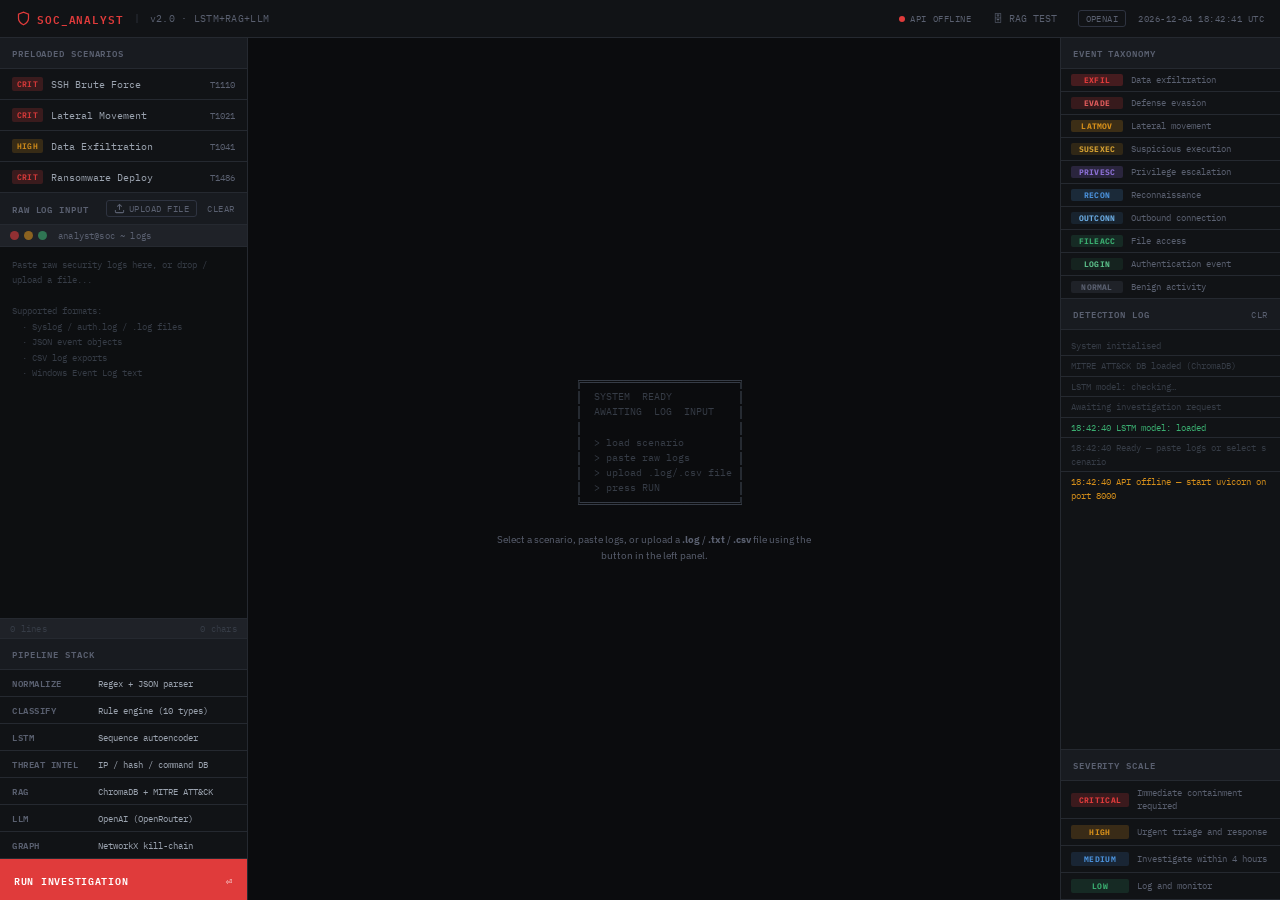
<file: frontend/index.html>
<!DOCTYPE html>
<html lang="en">

<head>
  <meta charset="UTF-8" />
  <meta name="viewport" content="width=device-width, initial-scale=1.0" />
  <title>SOC Analyst Terminal</title>
  <meta name="description"
    content="LLM-powered Security Operations Center analyst. AI-driven log investigation with MITRE ATT&CK and LSTM anomaly detection." />
  <link rel="preconnect" href="https://fonts.googleapis.com" />
  <link
    href="https://fonts.googleapis.com/css2?family=IBM+Plex+Mono:ital,wght@0,300;0,400;0,500;0,600;1,400&family=IBM+Plex+Sans:wght@300;400;500;600&display=swap"
    rel="stylesheet" />
  <link rel="stylesheet" href="style.css" />
</head>

<body>

  <!-- ── Top bar ───────────────────────────────────────────────────── -->
  <div class="topbar">
    <div class="topbar-left">
      <div class="topbar-logo">
        <svg width="15" height="15" viewBox="0 0 24 24" fill="none" stroke="currentColor" stroke-width="2">
          <path d="M12 22s8-4 8-10V5l-8-3-8 3v7c0 6 8 10 8 10z" />
        </svg>
        <span>SOC_ANALYST</span>
      </div>
      <span class="topbar-sep">|</span>
      <span class="topbar-version">v2.0 · LSTM+RAG+LLM</span>
    </div>
    <div class="topbar-right">
      <div class="status-chip" id="api-status">
        <span class="status-dot" id="status-dot"></span>
        <span id="status-text">API OFFLINE</span>
      </div>
      <a href="rag_test.html"
        style="font-family:'IBM Plex Mono',monospace;font-size:10px;color:var(--text-2);text-decoration:none;padding:3px 9px;border:1px solid var(--border);border-radius:4px;transition:all 0.2s;"
        onmouseover="this.style.color='var(--cyan)';this.style.borderColor='var(--cyan)'"
        onmouseout="this.style.color='var(--text-2)';this.style.borderColor='var(--border)'">🗄 RAG TEST</a>
      <div class="model-chip">OPENAI</div>
      <div class="clock" id="clock"></div>
    </div>
  </div>

  <!-- ── Main layout ──────────────────────────────────────────────── -->
  <div class="layout">

    <!-- LEFT COLUMN: Input + Config -->
    <aside class="col-left">

      <!-- Scenario picker -->
      <div class="module">
        <div class="module-header">
          <span class="module-label">PRELOADED SCENARIOS</span>
        </div>
        <div class="scenario-list">
          <button class="scenario-item" id="s-bruteforce" onclick="loadScenario('bruteforce')">
            <span class="scenario-tag tag-crit">CRIT</span>
            <span class="scenario-name">SSH Brute Force</span>
            <span class="scenario-mitre">T1110</span>
          </button>
          <button class="scenario-item" id="s-lateral" onclick="loadScenario('lateral')">
            <span class="scenario-tag tag-crit">CRIT</span>
            <span class="scenario-name">Lateral Movement</span>
            <span class="scenario-mitre">T1021</span>
          </button>
          <button class="scenario-item" id="s-exfil" onclick="loadScenario('exfil')">
            <span class="scenario-tag tag-high">HIGH</span>
            <span class="scenario-name">Data Exfiltration</span>
            <span class="scenario-mitre">T1041</span>
          </button>
          <button class="scenario-item" id="s-ransomware" onclick="loadScenario('ransomware')">
            <span class="scenario-tag tag-crit">CRIT</span>
            <span class="scenario-name">Ransomware Deploy</span>
            <span class="scenario-mitre">T1486</span>
          </button>
        </div>
      </div>

      <!-- Log input -->
      <div class="module module-grow">
        <div class="module-header">
          <span class="module-label">RAW LOG INPUT</span>
          <div class="module-header-actions">
            <label class="upload-btn" for="file-input" title="Upload .log .txt .csv">
              <svg width="11" height="11" viewBox="0 0 24 24" fill="none" stroke="currentColor" stroke-width="2.2">
                <path d="M21 15v4a2 2 0 01-2 2H5a2 2 0 01-2-2v-4" />
                <polyline points="17 8 12 3 7 8" />
                <line x1="12" y1="3" x2="12" y2="15" />
              </svg>
              UPLOAD FILE
            </label>
            <input type="file" id="file-input" accept=".log,.txt,.csv,.json" style="display:none"
              onchange="handleFileUpload(event)" />
            <button class="link-btn" onclick="clearInput()" id="clear-btn">CLEAR</button>
          </div>
        </div>
        <!-- Drag-and-drop overlay -->
        <div class="drop-zone" id="drop-zone">
          <div class="drop-inner">
            <svg width="22" height="22" viewBox="0 0 24 24" fill="none" stroke="currentColor" stroke-width="1.5">
              <path d="M21 15v4a2 2 0 01-2 2H5a2 2 0 01-2-2v-4" />
              <polyline points="17 8 12 3 7 8" />
              <line x1="12" y1="3" x2="12" y2="15" />
            </svg>
            <span>Drop file here</span>
            <small>.log · .txt · .csv · .json</small>
          </div>
        </div>
        <div class="terminal-wrap">
          <div class="terminal-chrome">
            <span class="t-dot t-red"></span>
            <span class="t-dot t-amber"></span>
            <span class="t-dot t-green"></span>
            <span class="t-prompt">analyst@soc ~ logs</span>
            <span class="t-filename" id="t-filename"></span>
          </div>
          <textarea id="log-input" class="terminal-input" spellcheck="false"
            placeholder="Paste raw security logs here, or drop / upload a file...&#10;&#10;Supported formats:&#10;  · Syslog / auth.log / .log files&#10;  · JSON event objects&#10;  · CSV log exports&#10;  · Windows Event Log text"></textarea>
          <div class="terminal-foot">
            <span id="line-count">0 lines</span>
            <span id="char-count">0 chars</span>
          </div>
        </div>
      </div>

      <!-- Stack info -->
      <div class="module">
        <div class="module-header">
          <span class="module-label">PIPELINE STACK</span>
        </div>
        <div class="stack-table">
          <div class="stack-row">
            <span class="stack-key">NORMALIZE</span>
            <span class="stack-val">Regex + JSON parser</span>
          </div>
          <div class="stack-row">
            <span class="stack-key">CLASSIFY</span>
            <span class="stack-val">Rule engine (10 types)</span>
          </div>
          <div class="stack-row">
            <span class="stack-key">LSTM</span>
            <span class="stack-val">Sequence autoencoder</span>
          </div>
          <div class="stack-row">
            <span class="stack-key">THREAT INTEL</span>
            <span class="stack-val">IP / hash / command DB</span>
          </div>
          <div class="stack-row">
            <span class="stack-key">RAG</span>
            <span class="stack-val">ChromaDB + MITRE ATT&CK</span>
          </div>
          <div class="stack-row">
            <span class="stack-key">LLM</span>
            <span class="stack-val">OpenAI (OpenRouter)</span>
          </div>
          <div class="stack-row">
            <span class="stack-key">GRAPH</span>
            <span class="stack-val">NetworkX kill-chain</span>
          </div>
        </div>
      </div>

      <!-- Run button -->
      <button class="run-btn" id="run-btn" onclick="investigate()">
        <span id="run-label">RUN INVESTIGATION</span>
        <span class="run-kbd">⏎</span>
      </button>

    </aside>

    <!-- CENTER COLUMN: Output / Report -->
    <main class="col-center">

      <!-- Empty state -->
      <div class="empty-state" id="empty-state">
        <div class="empty-ascii">
          <pre class="ascii-art">
  ╔══════════════════════════╗
  ║  SYSTEM  READY           ║
  ║  AWAITING  LOG  INPUT    ║
  ║                          ║
  ║  &gt; load scenario         ║
  ║  &gt; paste raw logs        ║
  ║  &gt; upload .log/.csv file ║
  ║  &gt; press RUN             ║
  ╚══════════════════════════╝
</pre>
        </div>
        <p class="empty-hint">Select a scenario, paste logs, or upload a <strong>.log</strong> / <strong>.txt</strong> /
          <strong>.csv</strong> file using the button in the left panel.
        </p>
      </div>

      <!-- Loading state -->
      <div class="loading-state hidden" id="loading-state">
        <div class="loading-header">
          <div class="spinner-block">
            <div class="spinner"></div>
          </div>
          <div>
            <div class="loading-title">INVESTIGATION IN PROGRESS</div>
            <div class="loading-sub">Running 7-stage analysis pipeline…</div>
          </div>
        </div>
        <div class="pipeline-steps" id="pipeline-steps">
          <div class="pipe-step" id="ps-0"><span class="pipe-num">01</span><span class="pipe-label">Log
              normalization</span><span class="pipe-status"></span></div>
          <div class="pipe-step" id="ps-1"><span class="pipe-num">02</span><span class="pipe-label">Event
              extraction</span><span class="pipe-status"></span></div>
          <div class="pipe-step" id="ps-2"><span class="pipe-num">03</span><span class="pipe-label">LSTM anomaly
              detection</span><span class="pipe-status"></span></div>
          <div class="pipe-step" id="ps-3"><span class="pipe-num">04</span><span class="pipe-label">Threat intelligence
              lookup</span><span class="pipe-status"></span></div>
          <div class="pipe-step" id="ps-4"><span class="pipe-num">05</span><span class="pipe-label">MITRE ATT&CK RAG
              retrieval</span><span class="pipe-status"></span></div>
          <div class="pipe-step" id="ps-5"><span class="pipe-num">06</span><span class="pipe-label">LLM investigation
              (OpenAI)</span><span class="pipe-status"></span></div>
          <div class="pipe-step" id="ps-6"><span class="pipe-num">07</span><span class="pipe-label">Attack graph +
              report</span><span class="pipe-status"></span></div>
        </div>
        <div class="loading-elapsed">
          <span class="elapsed-label">ELAPSED</span>
          <span class="elapsed-val" id="elapsed-val">0s</span>
        </div>
        <p class="loading-note">LLM inference typically takes 20–60 seconds. Do not close this tab.</p>
      </div>

      <!-- Error state -->
      <div class="error-state hidden" id="error-state">
        <div class="error-code">ERR</div>
        <div class="error-title">INVESTIGATION FAILED</div>
        <p class="error-msg" id="error-msg">Could not reach API. Ensure uvicorn is running on port 8000.</p>
        <button class="retry-btn" onclick="investigate()">RETRY</button>
      </div>

      <!-- Report output -->
      <div class="report hidden" id="report">

        <!-- Report header bar -->
        <div class="report-bar">
          <div class="report-bar-left">
            <span class="report-id" id="report-id">—</span>
            <span class="report-ts" id="report-ts">—</span>
          </div>
          <div class="report-bar-right">
            <div class="severity-pill" id="severity-pill">—</div>
            <button class="icon-btn" id="copy-btn" onclick="copyReport()" title="Copy raw LLM output">
              <svg width="13" height="13" viewBox="0 0 24 24" fill="none" stroke="currentColor" stroke-width="2">
                <rect x="9" y="9" width="13" height="13" rx="2" />
                <path d="M5 15H4a2 2 0 01-2-2V4a2 2 0 012-2h9a2 2 0 012 2v1" />
              </svg>
              COPY
            </button>
          </div>
        </div>

        <!-- Metric strip -->
        <div class="metric-strip">
          <div class="metric-block">
            <div class="metric-key">ANOMALY SCORE</div>
            <div class="metric-val" id="m-anomaly">—</div>
            <div class="metric-bar-wrap">
              <div class="metric-bar" id="m-anomaly-bar"></div>
            </div>
          </div>
          <div class="metric-block">
            <div class="metric-key">CONFIDENCE</div>
            <div class="metric-val" id="m-confidence">—</div>
            <div class="metric-bar-wrap">
              <div class="metric-bar" id="m-confidence-bar"></div>
            </div>
          </div>
          <div class="metric-block">
            <div class="metric-key">THREAT RISK</div>
            <div class="metric-val" id="m-risk">—</div>
          </div>
          <div class="metric-block">
            <div class="metric-key">EVENTS</div>
            <div class="metric-val" id="m-events">—</div>
          </div>
          <div class="metric-block">
            <div class="metric-key">SESSIONS</div>
            <div class="metric-val" id="m-sessions">—</div>
          </div>
        </div>

        <!-- Two-column body -->
        <div class="report-body">

          <!-- Left: analysis cards -->
          <div class="report-col-left">

            <div class="r-section">
              <div class="r-section-head">KILL CHAIN STAGE</div>
              <div class="r-section-body kc-body" id="r-killchain">—</div>
            </div>

            <div class="r-section">
              <div class="r-section-head">MITRE ATT&CK TECHNIQUES</div>
              <div class="r-section-body" id="r-mitre">—</div>
            </div>

            <div class="r-section">
              <div class="r-section-head">ATTACK GRAPH PATH</div>
              <div class="r-section-body" id="r-graph">—</div>
            </div>

            <div class="r-section">
              <div class="r-section-head">THREAT INTEL HITS</div>
              <div class="r-section-body" id="r-intel">—</div>
            </div>

            <div class="r-section">
              <div class="r-section-head">MITRE ATT&amp;CK RAG KNOWLEDGE</div>
              <div class="r-section-body" id="r-rag">—</div>
            </div>

          </div>

          <!-- Right: LLM explanation + actions -->
          <div class="report-col-right">
            <div class="r-section r-section-full">
              <div class="r-section-head">ANALYST FINDINGS</div>
              <div class="r-section-body" id="r-explanation">—</div>
            </div>

            <div class="r-section r-section-full">
              <div class="r-section-head">RECOMMENDED RESPONSE</div>
              <div class="r-section-body response-list" id="r-response">—</div>
            </div>
          </div>

        </div>

        <!-- Raw LLM toggle -->
        <details class="raw-toggle">
          <summary class="raw-summary">RAW LLM OUTPUT</summary>
          <pre class="raw-body" id="raw-body"></pre>
        </details>

      </div>

    </main>

    <!-- RIGHT COLUMN: Live feed / context -->
    <aside class="col-right">

      <!-- Event type legend -->
      <div class="module">
        <div class="module-header"><span class="module-label">EVENT TAXONOMY</span></div>
        <div class="taxonomy-list">
          <div class="tax-row"><span class="tax-code tc-9">EXFIL</span><span class="tax-desc">Data exfiltration</span>
          </div>
          <div class="tax-row"><span class="tax-code tc-8">EVADE</span><span class="tax-desc">Defense evasion</span>
          </div>
          <div class="tax-row"><span class="tax-code tc-7">LATMOV</span><span class="tax-desc">Lateral movement</span>
          </div>
          <div class="tax-row"><span class="tax-code tc-6">SUSEXEC</span><span class="tax-desc">Suspicious
              execution</span></div>
          <div class="tax-row"><span class="tax-code tc-5">PRIVESC</span><span class="tax-desc">Privilege
              escalation</span></div>
          <div class="tax-row"><span class="tax-code tc-4">RECON</span><span class="tax-desc">Reconnaissance</span>
          </div>
          <div class="tax-row"><span class="tax-code tc-3">OUTCONN</span><span class="tax-desc">Outbound
              connection</span></div>
          <div class="tax-row"><span class="tax-code tc-2">FILEACC</span><span class="tax-desc">File access</span></div>
          <div class="tax-row"><span class="tax-code tc-1">LOGIN</span><span class="tax-desc">Authentication
              event</span></div>
          <div class="tax-row"><span class="tax-code tc-0">NORMAL</span><span class="tax-desc">Benign activity</span>
          </div>
        </div>
      </div>

      <!-- Detection log -->
      <div class="module module-grow">
        <div class="module-header">
          <span class="module-label">DETECTION LOG</span>
          <button class="link-btn" onclick="clearLog()">CLR</button>
        </div>
        <div class="feed" id="feed">
          <div class="feed-entry feed-sys">System initialised</div>
          <div class="feed-entry feed-sys">MITRE ATT&CK DB loaded (ChromaDB)</div>
          <div class="feed-entry feed-sys">LSTM model: checking…</div>
          <div class="feed-entry feed-sys">Awaiting investigation request</div>
        </div>
      </div>

      <!-- Severity reference -->
      <div class="module">
        <div class="module-header"><span class="module-label">SEVERITY SCALE</span></div>
        <div class="sev-scale">
          <div class="sev-row"><span class="sev-badge sev-c">CRITICAL</span><span class="sev-desc">Immediate containment
              required</span></div>
          <div class="sev-row"><span class="sev-badge sev-h">HIGH</span><span class="sev-desc">Urgent triage and
              response</span></div>
          <div class="sev-row"><span class="sev-badge sev-m">MEDIUM</span><span class="sev-desc">Investigate within 4
              hours</span></div>
          <div class="sev-row"><span class="sev-badge sev-l">LOW</span><span class="sev-desc">Log and monitor</span>
          </div>
        </div>
      </div>

    </aside>

  </div>

  <script src="app.js"></script>
</body>

</html>
</file>
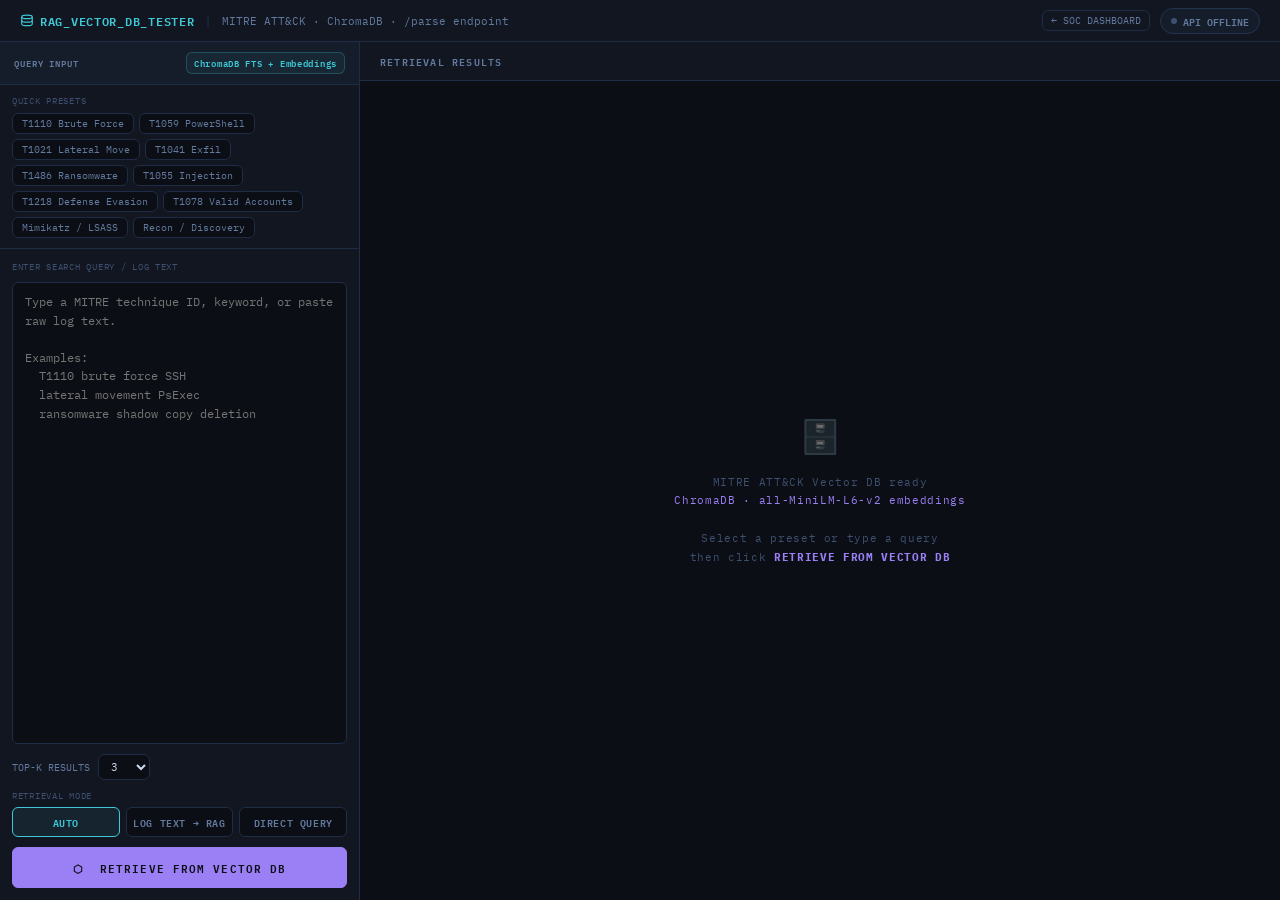
<file: frontend/rag_test.html>
<!DOCTYPE html>
<html lang="en">
<head>
  <meta charset="UTF-8" />
  <meta name="viewport" content="width=device-width, initial-scale=1.0" />
  <title>RAG Vector DB Tester — SOC Analyst</title>
  <meta name="description" content="Test the MITRE ATT&CK RAG vector database retrieval system for the LLM-Powered SOC Analyst." />
  <link rel="preconnect" href="https://fonts.googleapis.com" />
  <link href="https://fonts.googleapis.com/css2?family=IBM+Plex+Mono:ital,wght@0,300;0,400;0,500;0,600;1,400&family=IBM+Plex+Sans:wght@300;400;500;600&display=swap" rel="stylesheet" />
  <style>
    /* ══════════════════════════════════════════════════════════
       RAG TEST PAGE — Design tokens
    ══════════════════════════════════════════════════════════ */
    :root {
      --bg:       #0b0e14;
      --bg2:      #111620;
      --bg3:      #161d2a;
      --border:   #1e2d45;
      --border2:  #243350;
      --text:     #cdd9f0;
      --text-2:   #637a9f;
      --text-3:   #3e5070;
      --green:    #2dba75;
      --blue:     #4a90d9;
      --amber:    #e89a3c;
      --red:      #e05a5a;
      --purple:   #9b7ff4;
      --cyan:     #3ec9d6;
      --mono:     'IBM Plex Mono', monospace;
      --sans:     'IBM Plex Sans', sans-serif;
      --radius:   6px;
    }

    *, *::before, *::after { box-sizing: border-box; margin: 0; padding: 0; }

    html, body {
      height: 100%;
      background: var(--bg);
      color: var(--text);
      font-family: var(--sans);
      font-size: 13px;
    }

    /* ── Scrollbar ────────────────────────────────────────── */
    ::-webkit-scrollbar { width: 5px; height: 5px; }
    ::-webkit-scrollbar-track { background: var(--bg2); }
    ::-webkit-scrollbar-thumb { background: var(--border2); border-radius: 3px; }

    /* ── Top bar ─────────────────────────────────────────── */
    .topbar {
      display: flex;
      align-items: center;
      justify-content: space-between;
      padding: 0 20px;
      height: 42px;
      border-bottom: 1px solid var(--border);
      background: var(--bg2);
      backdrop-filter: blur(10px);
      position: sticky;
      top: 0;
      z-index: 100;
    }
    .topbar-left { display: flex; align-items: center; gap: 12px; }
    .topbar-logo {
      display: flex; align-items: center; gap: 6px;
      font-family: var(--mono); font-size: 12px; font-weight: 600;
      color: var(--cyan); letter-spacing: 0.06em;
    }
    .topbar-logo svg { color: var(--cyan); }
    .topbar-sep { color: var(--border2); }
    .topbar-subtitle { font-family: var(--mono); font-size: 11px; color: var(--text-2); }
    .topbar-right { display: flex; align-items: center; gap: 10px; }

    .status-chip {
      display: flex; align-items: center; gap: 6px;
      padding: 3px 10px; border-radius: 999px;
      border: 1px solid var(--border2);
      font-family: var(--mono); font-size: 10px; font-weight: 600;
      color: var(--text-2); background: var(--bg3);
      transition: all 0.3s;
    }
    .status-chip.online { border-color: var(--green); color: var(--green); }
    .status-dot {
      width: 6px; height: 6px; border-radius: 50%;
      background: var(--text-3);
      transition: background 0.3s;
    }
    .status-chip.online .status-dot {
      background: var(--green);
      box-shadow: 0 0 6px var(--green);
      animation: pulse 2s infinite;
    }
    @keyframes pulse {
      0%, 100% { opacity: 1; }
      50%       { opacity: 0.4; }
    }

    .back-link {
      font-family: var(--mono); font-size: 10px; color: var(--text-2);
      text-decoration: none; padding: 3px 8px;
      border: 1px solid var(--border); border-radius: var(--radius);
      transition: all 0.2s;
    }
    .back-link:hover { color: var(--text); border-color: var(--border2); }

    /* ── Main layout ─────────────────────────────────────── */
    .layout {
      display: grid;
      grid-template-columns: 360px 1fr;
      grid-template-rows: calc(100vh - 42px);
      overflow: hidden;
    }

    /* ── Panels ──────────────────────────────────────────── */
    .panel-left {
      border-right: 1px solid var(--border);
      background: var(--bg2);
      display: flex; flex-direction: column;
      overflow: hidden;
    }
    .panel-right {
      display: flex; flex-direction: column;
      overflow: hidden;
      background: var(--bg);
    }

    /* ── Section headers ─────────────────────────────────── */
    .sec-header {
      display: flex; align-items: center; justify-content: space-between;
      padding: 10px 14px;
      border-bottom: 1px solid var(--border);
      background: var(--bg3);
      flex-shrink: 0;
    }
    .sec-label {
      font-family: var(--mono); font-size: 9px; font-weight: 600;
      letter-spacing: 0.1em; color: var(--text-2);
    }
    .sec-badge {
      font-family: var(--mono); font-size: 9px; font-weight: 600;
      letter-spacing: 0.08em; color: var(--cyan);
      padding: 2px 7px; border: 1px solid rgba(62,201,214,0.25);
      border-radius: var(--radius); background: rgba(62,201,214,0.06);
    }

    /* ── Preset queries ──────────────────────────────────── */
    .presets-scroll {
      padding: 10px 12px;
      border-bottom: 1px solid var(--border);
      flex-shrink: 0;
    }
    .presets-title {
      font-family: var(--mono); font-size: 9px; color: var(--text-3);
      letter-spacing: 0.08em; margin-bottom: 7px;
    }
    .preset-chips { display: flex; flex-wrap: wrap; gap: 5px; }
    .preset-chip {
      font-family: var(--mono); font-size: 10px; cursor: pointer;
      padding: 3px 9px; border-radius: var(--radius);
      border: 1px solid var(--border); color: var(--text-2);
      background: var(--bg); transition: all 0.15s;
    }
    .preset-chip:hover { border-color: var(--purple); color: var(--purple); background: rgba(155,127,244,0.06); }
    .preset-chip.active { border-color: var(--purple); color: var(--purple); background: rgba(155,127,244,0.1); }

    /* ── Query input area ────────────────────────────────── */
    .query-wrap { flex: 1; display: flex; flex-direction: column; overflow: hidden; padding: 12px; gap: 10px; }

    .query-input-label {
      font-family: var(--mono); font-size: 9px; letter-spacing: 0.08em; color: var(--text-3);
    }

    .query-textarea {
      flex: 1;
      resize: none;
      background: var(--bg);
      border: 1px solid var(--border);
      border-radius: var(--radius);
      color: var(--text);
      font-family: var(--mono);
      font-size: 12px;
      line-height: 1.55;
      padding: 10px 12px;
      outline: none;
      transition: border-color 0.2s;
      min-height: 80px;
    }
    .query-textarea:focus { border-color: var(--purple); }
    .query-textarea.shake {
      animation: shake 0.3s;
      border-color: var(--red) !important;
    }
    @keyframes shake {
      0%, 100% { transform: translateX(0); }
      25%       { transform: translateX(-4px); }
      75%       { transform: translateX(4px); }
    }

    .k-row {
      display: flex; align-items: center; gap: 8px;
    }
    .k-label {
      font-family: var(--mono); font-size: 10px; color: var(--text-2); flex-shrink: 0;
    }
    .k-select {
      background: var(--bg); border: 1px solid var(--border);
      border-radius: var(--radius); color: var(--text);
      font-family: var(--mono); font-size: 11px;
      padding: 4px 8px; outline: none; cursor: pointer;
      transition: border-color 0.2s;
    }
    .k-select:focus { border-color: var(--purple); }

    .mode-row {
      display: flex; gap: 6px;
    }
    .mode-btn {
      flex: 1; font-family: var(--mono); font-size: 10px; font-weight: 600;
      letter-spacing: 0.06em; cursor: pointer; padding: 5px;
      border-radius: var(--radius); border: 1px solid var(--border);
      color: var(--text-2); background: var(--bg);
      transition: all 0.15s;
    }
    .mode-btn:hover { border-color: var(--border2); color: var(--text); }
    .mode-btn.mode-active { border-color: var(--cyan); color: var(--cyan); background: rgba(62,201,214,0.08); }

    /* Run button */
    .run-btn {
      font-family: var(--mono); font-size: 11px; font-weight: 600;
      letter-spacing: 0.1em; cursor: pointer; padding: 10px;
      border-radius: var(--radius); border: 1px solid var(--purple);
      color: var(--bg); background: var(--purple);
      transition: all 0.15s; flex-shrink: 0;
    }
    .run-btn:hover:not(:disabled) { background: #b09bf8; }
    .run-btn:disabled { opacity: 0.45; cursor: not-allowed; }

    /* ── Right panel ─────────────────────────────────────── */
    .results-header {
      display: flex; align-items: center; justify-content: space-between;
      padding: 10px 20px;
      border-bottom: 1px solid var(--border);
      background: var(--bg2);
      flex-shrink: 0;
    }
    .results-title {
      font-family: var(--mono); font-size: 10px; font-weight: 600;
      letter-spacing: 0.12em; color: var(--text-2);
    }
    .results-meta { display: flex; gap: 12px; align-items: center; }
    .meta-chip {
      font-family: var(--mono); font-size: 10px; color: var(--text-3);
      padding: 2px 8px; border: 1px solid var(--border);
      border-radius: var(--radius); background: var(--bg3);
    }
    .meta-chip.ok { border-color: rgba(45,186,117,0.35); color: var(--green); }
    .meta-chip.warn { border-color: rgba(232,154,60,0.35); color: var(--amber); }

    .results-scroll { flex: 1; overflow-y: auto; padding: 16px 20px; }

    /* ── Empty / Loading ─────────────────────────────────── */
    .empty-state {
      display: flex; flex-direction: column; align-items: center; justify-content: center;
      height: 100%; gap: 16px; color: var(--text-3);
    }
    .empty-icon { font-size: 2.5rem; opacity: 0.4; }
    .empty-text { font-family: var(--mono); font-size: 11px; letter-spacing: 0.06em; text-align: center; line-height: 1.7; }

    .loading-state {
      display: flex; flex-direction: column; align-items: center; justify-content: center;
      height: 100%; gap: 14px;
    }
    .spinner {
      width: 28px; height: 28px;
      border: 2px solid var(--border2);
      border-top-color: var(--purple);
      border-radius: 50%;
      animation: spin 0.7s linear infinite;
    }
    @keyframes spin { to { transform: rotate(360deg); } }
    .loading-text { font-family: var(--mono); font-size: 11px; color: var(--text-2); }
    .loading-steps { display: flex; flex-direction: column; gap: 5px; margin-top: 6px; }
    .l-step {
      font-family: var(--mono); font-size: 10px; color: var(--text-3);
      transition: color 0.3s;
    }
    .l-step.active { color: var(--purple); }
    .l-step.done { color: var(--green); }

    /* ── Query summary bar ───────────────────────────────── */
    .query-summary {
      background: var(--bg2);
      border: 1px solid var(--border);
      border-radius: var(--radius);
      padding: 10px 14px;
      margin-bottom: 16px;
      display: flex; flex-direction: column; gap: 6px;
    }
    .qs-label { font-family: var(--mono); font-size: 9px; color: var(--text-3); letter-spacing: 0.08em; }
    .qs-value { font-family: var(--mono); font-size: 11px; color: var(--purple); word-break: break-all; line-height: 1.5; }
    .qs-row { display: flex; gap: 16px; margin-top: 4px; }
    .qs-stat { font-family: var(--mono); font-size: 10px; color: var(--text-2); }
    .qs-stat span { color: var(--cyan); }

    /* ── Section title ───────────────────────────────────── */
    .result-section-title {
      font-family: var(--mono); font-size: 9px; font-weight: 600;
      letter-spacing: 0.12em; color: var(--text-3);
      margin-bottom: 8px; text-transform: uppercase;
      display: flex; align-items: center; gap: 6px;
    }
    .result-section-title::after {
      content: '';flex: 1; height: 1px; background: var(--border);
    }

    /* ── RAG snippets ────────────────────────────────────── */
    .snip-list { display: flex; flex-direction: column; gap: 10px; margin-bottom: 20px; }

    .snip-card {
      border: 1px solid var(--border);
      border-radius: var(--radius);
      background: var(--bg2);
      overflow: hidden;
      transition: border-color 0.2s;
      animation: fadeIn 0.3s ease both;
    }
    .snip-card:hover { border-color: var(--border2); }

    @keyframes fadeIn {
      from { opacity: 0; transform: translateY(6px); }
      to   { opacity: 1; transform: translateY(0); }
    }
    .snip-card:nth-child(1) { animation-delay: 0.05s; }
    .snip-card:nth-child(2) { animation-delay: 0.1s; }
    .snip-card:nth-child(3) { animation-delay: 0.15s; }
    .snip-card:nth-child(4) { animation-delay: 0.2s; }
    .snip-card:nth-child(5) { animation-delay: 0.25s; }

    .snip-head {
      display: flex; align-items: center; justify-content: space-between;
      padding: 7px 12px;
      border-bottom: 1px solid var(--border);
      background: var(--bg3);
    }
    .snip-num {
      font-family: var(--mono); font-size: 10px; font-weight: 600;
      color: var(--purple);
    }
    .snip-len {
      font-family: var(--mono); font-size: 9px; color: var(--text-3);
    }
    .snip-body {
      padding: 10px 14px;
      font-family: var(--mono); font-size: 11px; line-height: 1.65;
      color: var(--text); word-break: break-word; white-space: pre-wrap;
    }

    /* Expand / collapse */
    .snip-more-btn {
      display: block; width: 100%;
      font-family: var(--mono); font-size: 9px; letter-spacing: 0.06em;
      color: var(--text-3); background: none; border: none;
      border-top: 1px solid var(--border); padding: 5px 0;
      cursor: pointer; transition: color 0.15s;
    }
    .snip-more-btn:hover { color: var(--purple); }

    /* ── Raw context block ───────────────────────────────── */
    .raw-section {
      border: 1px solid var(--border);
      border-radius: var(--radius);
      overflow: hidden;
      margin-bottom: 20px;
    }
    .raw-sec-head {
      display: flex; align-items: center; justify-content: space-between;
      padding: 7px 12px; background: var(--bg3);
      border-bottom: 1px solid var(--border);
    }
    .raw-sec-label { font-family: var(--mono); font-size: 9px; letter-spacing: 0.08em; color: var(--text-2); }
    .copy-raw-btn {
      font-family: var(--mono); font-size: 9px; color: var(--text-3);
      background: none; border: 1px solid var(--border); border-radius: 4px;
      padding: 2px 7px; cursor: pointer; transition: all 0.15s;
    }
    .copy-raw-btn:hover { color: var(--cyan); border-color: var(--cyan); }
    .raw-pre {
      padding: 12px 14px;
      font-family: var(--mono); font-size: 10.5px; line-height: 1.6;
      color: var(--text-2); white-space: pre-wrap; word-break: break-all;
      max-height: 280px; overflow-y: auto;
    }

    /* ── Events table ────────────────────────────────────── */
    .events-table {
      border: 1px solid var(--border); border-radius: var(--radius);
      overflow: hidden; margin-bottom: 20px;
    }
    .ev-row {
      display: grid; grid-template-columns: 30px 90px 1fr;
      gap: 0; align-items: center;
      border-bottom: 1px solid var(--border);
      transition: background 0.1s;
    }
    .ev-row:last-child { border-bottom: none; }
    .ev-row:hover { background: var(--bg3); }
    .ev-cell {
      padding: 6px 10px;
      font-family: var(--mono); font-size: 10px;
      color: var(--text-2); overflow: hidden;
      text-overflow: ellipsis; white-space: nowrap;
    }
    .ev-cell.idx { color: var(--text-3); font-size: 9px; }
    .ev-type-badge {
      display: inline-block; padding: 2px 7px; border-radius: 4px;
      font-size: 9px; font-weight: 600; letter-spacing: 0.06em;
      background: rgba(155,127,244,0.12); color: var(--purple);
      border: 1px solid rgba(155,127,244,0.2);
    }

    /* ── Error state ─────────────────────────────────────── */
    .error-state {
      display: flex; flex-direction: column; align-items: center; justify-content: center;
      height: 100%; gap: 10px;
    }
    .err-code {
      font-family: var(--mono); font-size: 2rem; color: var(--red); font-weight: 600;
    }
    .err-msg {
      font-family: var(--mono); font-size: 11px; color: var(--text-2); text-align: center;
      max-width: 380px; line-height: 1.6;
    }
    .err-retry {
      margin-top: 6px; font-family: var(--mono); font-size: 10px; font-weight: 600;
      letter-spacing: 0.08em; cursor: pointer; padding: 7px 18px;
      border-radius: var(--radius); border: 1px solid var(--red);
      color: var(--red); background: none; transition: all 0.15s;
    }
    .err-retry:hover { background: rgba(224,90,90,0.08); }

    /* no-results */
    .no-results {
      border: 1px dashed var(--border2); border-radius: var(--radius);
      padding: 22px; text-align: center;
      font-family: var(--mono); font-size: 11px; color: var(--text-3); line-height: 1.7;
    }
    .no-results strong { color: var(--amber); }

    /* Source badge */
    .source-badge {
      display: inline-block; font-family: var(--mono); font-size: 9px; font-weight: 600;
      letter-spacing: 0.08em; padding: 2px 8px; border-radius: 4px;
    }
    .source-vector_db { background: rgba(45,186,117,0.1); color: var(--green); border: 1px solid rgba(45,186,117,0.25); }
    .source-sqlite    { background: rgba(232,154,60,0.1);  color: var(--amber); border: 1px solid rgba(232,154,60,0.25); }
    .source-none      { background: rgba(224,90,90,0.1);   color: var(--red);   border: 1px solid rgba(224,90,90,0.25); }

    /* Hidden utility */
    .hidden { display: none !important; }
  </style>
</head>
<body>

  <!-- ── Topbar ──────────────────────────────────────────────── -->
  <div class="topbar">
    <div class="topbar-left">
      <div class="topbar-logo">
        <svg width="14" height="14" viewBox="0 0 24 24" fill="none" stroke="currentColor" stroke-width="2">
          <ellipse cx="12" cy="5" rx="9" ry="3"/>
          <path d="M3 5v6c0 1.66 4.03 3 9 3s9-1.34 9-3V5"/>
          <path d="M3 11v6c0 1.66 4.03 3 9 3s9-1.34 9-3v-6"/>
        </svg>
        RAG_VECTOR_DB_TESTER
      </div>
      <span class="topbar-sep">|</span>
      <span class="topbar-subtitle">MITRE ATT&amp;CK · ChromaDB · /parse endpoint</span>
    </div>
    <div class="topbar-right">
      <a href="index.html" class="back-link">← SOC DASHBOARD</a>
      <div class="status-chip" id="api-status">
        <span class="status-dot" id="status-dot"></span>
        <span id="status-text">CHECKING…</span>
      </div>
    </div>
  </div>

  <!-- ── Main Layout ─────────────────────────────────────────── -->
  <div class="layout">

    <!-- LEFT: Query Panel -->
    <aside class="panel-left">

      <div class="sec-header">
        <span class="sec-label">QUERY INPUT</span>
        <span class="sec-badge">ChromaDB FTS + Embeddings</span>
      </div>

      <!-- Preset queries -->
      <div class="presets-scroll">
        <div class="presets-title">QUICK PRESETS</div>
        <div class="preset-chips" id="preset-chips">
          <button class="preset-chip" onclick="loadPreset(this,'T1110 Brute Force credential stuffing')">T1110 Brute Force</button>
          <button class="preset-chip" onclick="loadPreset(this,'T1059 Command Scripting Interpreter PowerShell')">T1059 PowerShell</button>
          <button class="preset-chip" onclick="loadPreset(this,'T1021 Remote Services lateral movement')">T1021 Lateral Move</button>
          <button class="preset-chip" onclick="loadPreset(this,'T1041 Exfiltration Over C2 Channel data theft')">T1041 Exfil</button>
          <button class="preset-chip" onclick="loadPreset(this,'T1486 Data Encrypted for Impact ransomware')">T1486 Ransomware</button>
          <button class="preset-chip" onclick="loadPreset(this,'T1055 Process Injection privilege escalation')">T1055 Injection</button>
          <button class="preset-chip" onclick="loadPreset(this,'T1218 Signed Binary Proxy defense evasion lolbas')">T1218 Defense Evasion</button>
          <button class="preset-chip" onclick="loadPreset(this,'T1078 Valid Accounts credential access')">T1078 Valid Accounts</button>
          <button class="preset-chip" onclick="loadPreset(this,'mimikatz credential dumping LSASS')">Mimikatz / LSASS</button>
          <button class="preset-chip" onclick="loadPreset(this,'network scanning reconnaissance discovery')">Recon / Discovery</button>
        </div>
      </div>

      <!-- Query text + controls -->
      <div class="query-wrap">
        <div class="query-input-label">ENTER SEARCH QUERY / LOG TEXT</div>
        <textarea
          id="query-input"
          class="query-textarea"
          spellcheck="false"
          placeholder="Type a MITRE technique ID, keyword, or paste raw log text.&#10;&#10;Examples:&#10;  T1110 brute force SSH&#10;  lateral movement PsExec&#10;  ransomware shadow copy deletion"
        ></textarea>

        <div class="k-row">
          <span class="k-label">TOP-K RESULTS</span>
          <select id="k-select" class="k-select">
            <option value="1">1</option>
            <option value="2">2</option>
            <option value="3" selected>3</option>
            <option value="5">5</option>
            <option value="8">8</option>
            <option value="10">10</option>
          </select>
        </div>

        <div>
          <div class="query-input-label" style="margin-bottom:6px">RETRIEVAL MODE</div>
          <div class="mode-row">
            <button class="mode-btn mode-active" id="mode-auto" onclick="setMode('auto')">AUTO</button>
            <button class="mode-btn" id="mode-logs" onclick="setMode('logs')">LOG TEXT → RAG</button>
            <button class="mode-btn" id="mode-direct" onclick="setMode('direct')">DIRECT QUERY</button>
          </div>
        </div>

        <button class="run-btn" id="run-btn" onclick="runQuery()">
          ⬡ &nbsp;RETRIEVE FROM VECTOR DB
        </button>
      </div>

    </aside>

    <!-- RIGHT: Results panel -->
    <main class="panel-right">

      <div class="results-header">
        <span class="results-title">RETRIEVAL RESULTS</span>
        <div class="results-meta" id="results-meta">
          <span class="meta-chip" id="meta-source" style="display:none"></span>
          <span class="meta-chip" id="meta-count"  style="display:none"></span>
          <span class="meta-chip" id="meta-time"   style="display:none"></span>
        </div>
      </div>

      <div class="results-scroll" id="results-scroll">

        <!-- empty state -->
        <div class="empty-state" id="state-empty">
          <div class="empty-icon">🗄️</div>
          <div class="empty-text">
            MITRE ATT&amp;CK Vector DB ready<br/>
            <span style="color:var(--purple);">ChromaDB · all-MiniLM-L6-v2 embeddings</span><br/><br/>
            Select a preset or type a query<br/>
            then click <strong style="color:var(--purple);">RETRIEVE FROM VECTOR DB</strong>
          </div>
        </div>

        <!-- loading state -->
        <div class="loading-state hidden" id="state-loading">
          <div class="spinner"></div>
          <div class="loading-text">Querying vector database…</div>
          <div class="loading-steps">
            <div class="l-step" id="ls-0">① Normalizing log input</div>
            <div class="l-step" id="ls-1">② Extracting MITRE query</div>
            <div class="l-step" id="ls-2">③ Embedding query (MiniLM)</div>
            <div class="l-step" id="ls-3">④ Similarity search → ChromaDB</div>
            <div class="l-step" id="ls-4">⑤ Returning top-k passages</div>
          </div>
        </div>

        <!-- error state -->
        <div class="error-state hidden" id="state-error">
          <div class="err-code">ERR</div>
          <div class="err-msg" id="err-msg">Could not reach API.</div>
          <button class="err-retry" onclick="runQuery()">RETRY</button>
        </div>

        <!-- results -->
        <div class="hidden" id="state-results">

          <!-- Query summary -->
          <div class="query-summary" id="qs-block">
            <div class="qs-label">MITRE QUERY USED FOR RETRIEVAL</div>
            <div class="qs-value" id="qs-text">—</div>
            <div class="qs-row">
              <div class="qs-stat">Source: <span id="qs-source">—</span></div>
              <div class="qs-stat">Snippets: <span id="qs-count">—</span></div>
              <div class="qs-stat">Events: <span id="qs-events">—</span></div>
            </div>
          </div>

          <!-- RAG Snippets -->
          <div class="result-section-title" id="snips-title">RAG PASSAGES RETRIEVED</div>
          <div class="snip-list" id="snip-list"></div>

          <!-- Detected events (collapsible) -->
          <div id="events-section" class="hidden">
            <div class="result-section-title">DETECTED SECURITY EVENTS</div>
            <div class="events-table" id="events-table"></div>
          </div>

          <!-- Raw context -->
          <div id="raw-section">
            <div class="result-section-title">RAW CONTEXT STRING</div>
            <div class="raw-section">
              <div class="raw-sec-head">
                <span class="raw-sec-label">rag_context (joined passages)</span>
                <button class="copy-raw-btn" id="copy-raw-btn" onclick="copyRaw()">COPY</button>
              </div>
              <pre class="raw-pre" id="raw-pre">—</pre>
            </div>
          </div>

        </div>

      </div>
    </main>
  </div>

  <script>
    /* ══════════════════════════════════════════════════════
       RAG TESTER — JavaScript
    ══════════════════════════════════════════════════════ */
    const API = 'http://localhost:8000';
    let mode = 'auto';   // 'auto' | 'logs' | 'direct'
    let lastRawCtx = '';
    let animTimer = null;

    /* ─── Mode control ─────────────────────────────────── */
    function setMode(m) {
      mode = m;
      ['auto','logs','direct'].forEach(id => {
        document.getElementById(`mode-${id}`)?.classList.toggle('mode-active', id === m);
      });
      const placeholder = {
        auto:   'Type any keywords, MITRE ID, or paste raw log text — the backend auto-detects mode.\n\nExamples:\n  T1110 brute force SSH\n  Failed password for admin from 185.220.101.5\n  mimikatz credential dump',
        logs:   'Paste raw security logs here. The backend will extract events, build a MITRE query, then retrieve from ChromaDB.\n\nExample:\n  2024-01-15 03:22:11 Failed password for admin from 185.220.101.5 port 54231 ssh2\n  2024-01-15 03:22:31 Accepted password for admin from 185.220.101.5 port 54251 ssh2',
        direct: 'Type a direct semantic search query against the MITRE ATT&CK database.\n\nExample:\n  brute force credential stuffing T1110\n  lateral movement SMB PsExec\n  defense evasion lolbas signed binary'
      }[m];
      document.getElementById('query-input').placeholder = placeholder;
    }

    /* ─── Preset loader ────────────────────────────────── */
    function loadPreset(btn, text) {
      document.querySelectorAll('.preset-chip').forEach(c => c.classList.remove('active'));
      btn.classList.add('active');
      document.getElementById('query-input').value = text;
    }

    /* ─── State switcher ───────────────────────────────── */
    const STATES = ['state-empty','state-loading','state-error','state-results'];
    function showState(id) {
      STATES.forEach(s => {
        document.getElementById(s)?.classList.toggle('hidden', s !== id);
      });
    }

    /* ─── Loading animation ────────────────────────────── */
    const STEP_DELAYS = [200, 600, 1200, 2000, 3000];
    function startLoadingAnimation() {
      for (let i = 0; i < 5; i++) {
        const el = document.getElementById(`ls-${i}`);
        if (el) { el.className = 'l-step'; }
      }
      if (animTimer) clearTimeout(animTimer);

      function step(i) {
        if (i >= 5) return;
        const prev = document.getElementById(`ls-${i-1}`);
        if (prev) prev.className = 'l-step done';
        const cur  = document.getElementById(`ls-${i}`);
        if (cur) cur.className = 'l-step active';
        animTimer = setTimeout(() => step(i+1), STEP_DELAYS[i] || 800);
      }
      step(0);
    }
    function stopLoadingAnimation() {
      if (animTimer) { clearTimeout(animTimer); animTimer = null; }
      for (let i = 0; i < 5; i++) {
        const el = document.getElementById(`ls-${i}`);
        if (el) el.className = 'l-step done';
      }
    }

    /* ─── Meta chips ──────────────────────────────────── */
    function setMeta(source, count, timeMs) {
      const srcEl   = document.getElementById('meta-source');
      const cntEl   = document.getElementById('meta-count');
      const timeEl  = document.getElementById('meta-time');

      srcEl.textContent  = `SOURCE: ${(source || 'unknown').toUpperCase()}`;
      srcEl.className    = `meta-chip ${source === 'vector_db' ? 'ok' : source === 'none' ? '' : 'warn'}`;
      srcEl.style.display = '';

      cntEl.textContent  = `${count} PASSAGE${count !== 1 ? 'S' : ''}`;
      cntEl.className    = `meta-chip ${count > 0 ? 'ok' : 'warn'}`;
      cntEl.style.display = '';

      timeEl.textContent = `${timeMs}ms`;
      timeEl.style.display = '';
    }

    /* ─── Escape HTML ─────────────────────────────────── */
    function esc(s) {
      return String(s).replace(/&/g,'&amp;').replace(/</g,'&lt;').replace(/>/g,'&gt;');
    }

    /* ─── Fetch with timeout ──────────────────────────── */
    async function fetchWithTimeout(url, opts, ms = 60000) {
      const ctrl = new AbortController();
      const t = setTimeout(() => ctrl.abort(), ms);
      try {
        return await fetch(url, { ...opts, signal: ctrl.signal });
      } finally {
        clearTimeout(t);
      }
    }

    /* ─── MAIN: Run Query ─────────────────────────────── */
    async function runQuery() {
      const q = document.getElementById('query-input').value.trim();
      if (!q) {
        const ta = document.getElementById('query-input');
        ta.classList.add('shake');
        setTimeout(() => ta.classList.remove('shake'), 400);
        return;
      }

      const k = parseInt(document.getElementById('k-select').value) || 3;
      const btn = document.getElementById('run-btn');
      btn.disabled = true;
      btn.textContent = '⌛  QUERYING…';

      showState('state-loading');
      startLoadingAnimation();
      const t0 = Date.now();

      try {
        // Build payload and choose endpoint based on mode
        let url;
        let payload;

        if (mode === 'direct') {
          // Direct semantic search via dedicated endpoint
          url = `${API}/rag-test`;
          payload = { query: q, k: k };
        } else {
          // Log-text mode: parse logs, extract MITRE query, then retrieve
          url = `${API}/parse`;
          payload = { logs: q, k: k };
        }

        const res = await fetchWithTimeout(url, {
          method: 'POST',
          headers: { 'Content-Type': 'application/json' },
          body: JSON.stringify(payload),
        }, 60000);

        const elapsed = Date.now() - t0;

        if (!res.ok) {
          const err = await res.json().catch(() => ({}));
          throw new Error(err.detail || `HTTP ${res.status}`);
        }

        const data = await res.json();
        stopLoadingAnimation();
        renderResults(data, q, elapsed, k);
        showState('state-results');

        // Mark API online
        document.getElementById('api-status').classList.add('online');
        document.getElementById('status-text').textContent = 'API ONLINE';

      } catch (err) {
        stopLoadingAnimation();
        let msg;
        if (err.name === 'AbortError') {
          msg = 'Request timed out (60s). Is the backend running?';
        } else if (/fetch|failed/i.test(err.message)) {
          msg = 'Cannot reach backend API at http://localhost:8000\nMake sure uvicorn is running:\n  uvicorn backend.main:app --reload';
        } else {
          msg = err.message;
        }
        document.getElementById('err-msg').textContent = msg;
        showState('state-error');
      } finally {
        btn.disabled = false;
        btn.textContent = '⬡  RETRIEVE FROM VECTOR DB';
      }
    }

    /* ─── Render results ──────────────────────────────── */
    function renderResults(data, originalQuery, elapsed, k) {
      const ragSnippets = (data.rag_snippets || []).slice(0, k);
      const ragContext  = data.rag_context  || '';
      const ragQuery    = data.rag_query    || originalQuery;
      const ragSource   = data.rag_source   || (ragSnippets.length > 0 ? 'vector_db' : 'none');
      const events      = data.events       || [];

      lastRawCtx = ragContext;

      // Meta chips
      setMeta(ragSource, ragSnippets.length, elapsed);

      // Query summary
      document.getElementById('qs-text').textContent   = ragQuery || '(no query generated)';
      document.getElementById('qs-source').textContent = ragSource.toUpperCase();
      document.getElementById('qs-count').textContent  = ragSnippets.length;
      document.getElementById('qs-events').textContent = events.length;

      // Snippets
      const snipList = document.getElementById('snip-list');
      if (ragSnippets.length > 0) {
        snipList.innerHTML = ragSnippets.map((s, i) => buildSnipCard(s, i)).join('');
      } else {
        snipList.innerHTML = `<div class="no-results">
          <strong>⚠ No passages retrieved</strong><br/>
          The vector DB returned zero results for this query.<br/><br/>
          Possible reasons:<br/>
          · ChromaDB collection is empty — run <code>build_mitre_db.py</code><br/>
          · Query tokens didn't match any indexed documents<br/>
          · RAG embedding model not installed
        </div>`;
      }

      // RAG source badge in summary
      document.getElementById('qs-source').innerHTML =
        `<span class="source-badge source-${ragSource}">${ragSource.toUpperCase()}</span>`;

      // Events table
      const evSec = document.getElementById('events-section');
      if (events.length > 0) {
        evSec.classList.remove('hidden');
        document.getElementById('events-table').innerHTML = events.slice(0, 15).map((ev, i) =>
          `<div class="ev-row">
            <span class="ev-cell idx">${i+1}</span>
            <span class="ev-cell"><span class="ev-type-badge">${esc(ev.event_type || '?')}</span></span>
            <span class="ev-cell" title="${esc(ev.raw_log || '')}">${esc((ev.raw_log || ev.description || '—').slice(0, 90))}</span>
          </div>`
        ).join('');
      } else {
        evSec.classList.add('hidden');
      }

      // Raw context
      document.getElementById('raw-pre').textContent = ragContext || '(empty)';
    }

    /* ─── Snippet card builder ────────────────────────── */
    const PREVIEW_LEN = 280;
    function buildSnipCard(text, idx) {
      const isTrunc = text.length > PREVIEW_LEN;
      const preview = isTrunc ? text.slice(0, PREVIEW_LEN) + '…' : text;
      const fullEsc  = esc(text);
      const prevEsc  = esc(preview);
      const id = `snip-body-${idx}`;
      const moreBtnId = `snip-more-${idx}`;

      return `<div class="snip-card">
        <div class="snip-head">
          <span class="snip-num">PASSAGE ${idx + 1}</span>
          <span class="snip-len">${text.length} chars</span>
        </div>
        <div class="snip-body" id="${id}">${prevEsc}</div>
        ${isTrunc ? `<button class="snip-more-btn" id="${moreBtnId}" onclick="toggleSnip(${idx}, ${JSON.stringify(fullEsc)}, ${JSON.stringify(prevEsc)})">▼ SHOW FULL</button>` : ''}
      </div>`;
    }

    function toggleSnip(idx, fullEsc, prevEsc) {
      const bodyEl = document.getElementById(`snip-body-${idx}`);
      const btnEl  = document.getElementById(`snip-more-${idx}`);
      if (!bodyEl || !btnEl) return;
      if (btnEl.textContent.includes('SHOW FULL')) {
        bodyEl.innerHTML = fullEsc;
        btnEl.textContent = '▲ COLLAPSE';
      } else {
        bodyEl.innerHTML = prevEsc;
        btnEl.textContent = '▼ SHOW FULL';
      }
    }

    /* ─── Copy raw context ────────────────────────────── */
    function copyRaw() {
      if (!lastRawCtx) return;
      navigator.clipboard.writeText(lastRawCtx).then(() => {
        const btn = document.getElementById('copy-raw-btn');
        if (!btn) return;
        btn.textContent = 'COPIED ✓';
        btn.style.color = 'var(--green)';
        setTimeout(() => {
          btn.textContent = 'COPY';
          btn.style.color = '';
        }, 2000);
      });
    }

    /* ─── Keyboard shortcut ───────────────────────────── */
    document.addEventListener('keydown', e => {
      if ((e.ctrlKey || e.metaKey) && e.key === 'Enter') {
        e.preventDefault();
        if (!document.getElementById('run-btn').disabled) runQuery();
      }
    });

    /* ─── API health check ────────────────────────────── */
    async function checkAPI() {
      const chip = document.getElementById('api-status');
      const txt  = document.getElementById('status-text');
      try {
        const res = await fetch(`${API}/`, { signal: AbortSignal.timeout(3000) });
        if (res.ok) {
          chip.classList.add('online');
          txt.textContent = 'API ONLINE';
        } else {
          txt.textContent = 'API ERROR';
        }
      } catch {
        txt.textContent = 'API OFFLINE';
      }
    }

    /* ─── Init ────────────────────────────────────────── */
    document.addEventListener('DOMContentLoaded', () => {
      checkAPI();
    });
  </script>

</body>
</html>
</file>
<file: frontend/style.css>
/* ═══════════════════════════════════════════════════
   SOC ANALYST TERMINAL — Stylesheet
   Aesthetic: Dense operator console, not genericAI.
   Inspired by: Splunk, QRadar, terminal tooling.
   Fonts: IBM Plex Mono + IBM Plex Sans
═══════════════════════════════════════════════════ */

/* ── Variables ─────────────────────────────────────────────── */
:root {
  --bg:          #0b0c0e;
  --bg-1:        #111316;
  --bg-2:        #181b20;
  --bg-3:        #1f2228;
  --line:        #252930;
  --line-bright: #2e3340;

  --text-0: #e8eaed;
  --text-1: #9ba3af;
  --text-2: #5a6070;
  --text-3: #363c46;

  --red:    #e03b3b;
  --red-lo: rgba(224,59,59,0.12);
  --amber:  #d48e1a;
  --green:  #3aad70;
  --blue:   #4a90d9;
  --purple: #8b6fd4;

  --mono: 'IBM Plex Mono', 'Fira Code', 'Consolas', monospace;
  --sans: 'IBM Plex Sans', system-ui, sans-serif;

  --r: 3px;
  --t: 160ms ease;
}

/* ── Reset ─────────────────────────────────────────────────── */
*, *::before, *::after { box-sizing: border-box; margin: 0; padding: 0; }
html { font-size: 13px; }

body {
  font-family: var(--mono);
  background: var(--bg);
  color: var(--text-0);
  min-height: 100vh;
  display: flex;
  flex-direction: column;
  overflow-x: hidden;
}

a { color: var(--blue); }
button { cursor: pointer; }
pre, code { font-family: var(--mono); }

.hidden { display: none !important; }

/* ── Topbar ────────────────────────────────────────────────── */
.topbar {
  display: flex;
  align-items: center;
  justify-content: space-between;
  height: 38px;
  padding: 0 16px;
  background: var(--bg-1);
  border-bottom: 1px solid var(--line);
  flex-shrink: 0;
  position: sticky;
  top: 0;
  z-index: 200;
}

.topbar-left {
  display: flex;
  align-items: center;
  gap: 10px;
}

.topbar-logo {
  display: flex;
  align-items: center;
  gap: 6px;
  font-size: 0.846rem;
  font-weight: 600;
  color: var(--red);
  letter-spacing: 0.08em;
}

.topbar-logo svg { color: var(--red); flex-shrink: 0; }

.topbar-sep {
  color: var(--text-3);
  font-size: 0.75rem;
  user-select: none;
}

.topbar-version {
  font-size: 0.75rem;
  color: var(--text-2);
  letter-spacing: 0.03em;
}

.topbar-right {
  display: flex;
  align-items: center;
  gap: 12px;
}

.status-chip {
  display: flex;
  align-items: center;
  gap: 5px;
  font-size: 0.72rem;
  color: var(--text-2);
  letter-spacing: 0.06em;
}

.status-dot {
  width: 6px;
  height: 6px;
  border-radius: 50%;
  background: var(--red);
  flex-shrink: 0;
}

.status-chip.online .status-dot { background: var(--green); }
.status-chip.online #status-text { color: var(--green); }

.model-chip {
  font-size: 0.69rem;
  color: var(--text-2);
  padding: 2px 7px;
  border: 1px solid var(--line-bright);
  border-radius: var(--r);
  letter-spacing: 0.05em;
}

.clock {
  font-size: 0.72rem;
  color: var(--text-2);
  letter-spacing: 0.05em;
  min-width: 80px;
  text-align: right;
}

/* ── Three-column layout ───────────────────────────────────── */
.layout {
  display: grid;
  grid-template-columns: 248px 1fr 220px;
  flex: 1;
  min-height: 0;
  border-top: none;
}

/* shared column styles */
.col-left,
.col-right {
  background: var(--bg-1);
  border-right: 1px solid var(--line);
  display: flex;
  flex-direction: column;
  gap: 0;
  overflow-y: auto;
  height: calc(100vh - 38px);
  position: sticky;
  top: 38px;
}

.col-right {
  border-right: none;
  border-left: 1px solid var(--line);
}

.col-center {
  background: var(--bg);
  overflow-y: auto;
  height: calc(100vh - 38px);
  padding: 20px;
}

/* ── Module (panel unit) ───────────────────────────────────── */
.module {
  border-bottom: 1px solid var(--line);
  display: flex;
  flex-direction: column;
}

.module-grow { flex: 1; min-height: 0; }

.module-header {
  display: flex;
  align-items: center;
  justify-content: space-between;
  padding: 7px 12px;
  background: var(--bg-2);
  border-bottom: 1px solid var(--line);
  flex-shrink: 0;
}

.module-label {
  font-size: 0.69rem;
  color: var(--text-2);
  letter-spacing: 0.1em;
  font-weight: 600;
}

.link-btn {
  font-family: var(--mono);
  font-size: 0.69rem;
  color: var(--text-2);
  background: none;
  border: none;
  cursor: pointer;
  letter-spacing: 0.06em;
  transition: color var(--t);
  padding: 0;
}

.link-btn:hover { color: var(--red); }

/* Upload button group */
.module-header-actions {
  display: flex;
  align-items: center;
  gap: 10px;
}

.upload-btn {
  display: flex;
  align-items: center;
  gap: 4px;
  font-family: var(--mono);
  font-size: 0.67rem;
  color: var(--text-2);
  cursor: pointer;
  letter-spacing: 0.06em;
  padding: 2px 7px;
  border: 1px solid var(--line-bright);
  border-radius: var(--r);
  transition: color var(--t), border-color var(--t), background var(--t);
  user-select: none;
}

.upload-btn:hover {
  color: var(--green);
  border-color: var(--green);
  background: rgba(58,173,112,0.07);
}

.upload-btn svg { flex-shrink: 0; }

/* Filename display in terminal chrome */
.t-filename {
  font-size: 0.65rem;
  color: var(--green);
  margin-left: auto;
  letter-spacing: 0.02em;
  white-space: nowrap;
  overflow: hidden;
  text-overflow: ellipsis;
  max-width: 100px;
}

/* Drag-and-drop zone overlay */
.module {
  position: relative; /* needed for drop-zone absolute positioning */
}

.drop-zone {
  position: absolute;
  inset: 0;
  z-index: 50;
  background: rgba(11,12,14,0.88);
  border: 2px dashed var(--green);
  border-radius: var(--r);
  display: none;
  align-items: center;
  justify-content: center;
  pointer-events: none;
}

.drop-zone.active {
  display: flex;
}

.drop-inner {
  display: flex;
  flex-direction: column;
  align-items: center;
  gap: 6px;
  color: var(--green);
}

.drop-inner span {
  font-size: 0.85rem;
  font-weight: 600;
  letter-spacing: 0.06em;
}

.drop-inner small {
  font-size: 0.68rem;
  color: var(--text-2);
  letter-spacing: 0.05em;
}

/* Highlight textarea when dragging */
.terminal-input.drag-over {
  outline: 1px dashed var(--green);
}

/* ── Scenario list ─────────────────────────────────────────── */
.scenario-list {
  display: flex;
  flex-direction: column;
}

.scenario-item {
  display: flex;
  align-items: center;
  gap: 8px;
  padding: 8px 12px;
  background: none;
  border: none;
  border-bottom: 1px solid var(--line);
  color: var(--text-1);
  text-align: left;
  width: 100%;
  transition: background var(--t), color var(--t);
  font-family: var(--mono);
  font-size: 0.8rem;
}

.scenario-item:last-child { border-bottom: none; }

.scenario-item:hover {
  background: var(--bg-3);
  color: var(--text-0);
}

.scenario-item.active {
  background: rgba(224,59,59,0.07);
  color: var(--text-0);
  border-left: 2px solid var(--red);
}

.scenario-tag {
  font-size: 0.63rem;
  padding: 1px 5px;
  border-radius: 2px;
  font-weight: 600;
  flex-shrink: 0;
  letter-spacing: 0.03em;
}

.tag-crit { background: rgba(224,59,59,0.2); color: var(--red); }
.tag-high { background: rgba(212,142,26,0.2); color: var(--amber); }
.tag-med  { background: rgba(74,144,217,0.15); color: var(--blue); }

.scenario-name {
  flex: 1;
  font-size: 0.77rem;
  white-space: nowrap;
  overflow: hidden;
  text-overflow: ellipsis;
}

.scenario-mitre {
  font-size: 0.68rem;
  color: var(--text-2);
  flex-shrink: 0;
}

/* ── Terminal input ────────────────────────────────────────── */
.terminal-wrap {
  display: flex;
  flex-direction: column;
  flex: 1;
  min-height: 0;
}

.terminal-chrome {
  display: flex;
  align-items: center;
  gap: 5px;
  padding: 5px 10px;
  background: var(--bg-3);
  border-bottom: 1px solid var(--line);
  flex-shrink: 0;
}

.t-dot {
  width: 9px;
  height: 9px;
  border-radius: 50%;
  flex-shrink: 0;
}

.t-red   { background: #e03b3b; opacity: 0.6; }
.t-amber { background: #d48e1a; opacity: 0.6; }
.t-green { background: #3aad70; opacity: 0.6; }

.t-prompt {
  font-size: 0.68rem;
  color: var(--text-2);
  margin-left: 6px;
  letter-spacing: 0.02em;
}

.terminal-input {
  flex: 1;
  min-height: 160px;
  background: #0d0f11;
  border: none;
  color: #c8d0d9;
  font-family: var(--mono);
  font-size: 0.77rem;
  line-height: 1.65;
  padding: 10px 12px;
  resize: none;
  outline: none;
  caret-color: var(--red);
}

.terminal-input::placeholder {
  color: var(--text-3);
  font-size: 0.72rem;
}

.terminal-foot {
  display: flex;
  justify-content: space-between;
  align-items: center;
  padding: 4px 10px;
  background: var(--bg-3);
  border-top: 1px solid var(--line);
  flex-shrink: 0;
}

.terminal-foot span {
  font-size: 0.67rem;
  color: var(--text-3);
  letter-spacing: 0.03em;
}

/* ── Stack table ───────────────────────────────────────────── */
.stack-table { padding: 0; }

.stack-row {
  display: flex;
  align-items: baseline;
  gap: 10px;
  padding: 5px 12px;
  border-bottom: 1px solid var(--line);
}

.stack-row:last-child { border-bottom: none; }

.stack-key {
  font-size: 0.68rem;
  color: var(--text-2);
  letter-spacing: 0.06em;
  font-weight: 600;
  min-width: 76px;
  flex-shrink: 0;
}

.stack-val {
  font-size: 0.72rem;
  color: var(--text-1);
}

/* ── Run button ────────────────────────────────────────────── */
.run-btn {
  display: flex;
  align-items: center;
  justify-content: space-between;
  padding: 11px 14px;
  background: var(--red);
  color: #fff;
  border: none;
  font-family: var(--mono);
  font-size: 0.8rem;
  font-weight: 600;
  letter-spacing: 0.07em;
  transition: background var(--t), opacity var(--t);
  flex-shrink: 0;
}

.run-btn:hover:not(:disabled) { background: #c52e2e; }

.run-btn:disabled {
  background: var(--bg-3);
  color: var(--text-2);
  cursor: not-allowed;
}

.run-kbd {
  font-size: 0.82rem;
  opacity: 0.7;
}

/* ── Empty state ───────────────────────────────────────────── */
.empty-state {
  display: flex;
  flex-direction: column;
  align-items: center;
  justify-content: center;
  height: 100%;
  min-height: 400px;
  gap: 20px;
  user-select: none;
}

.ascii-art {
  font-family: var(--mono);
  font-size: 0.78rem;
  color: var(--text-3);
  line-height: 1.5;
  text-align: left;
  white-space: pre;
}

.empty-hint {
  font-family: var(--sans);
  font-size: 0.8rem;
  color: var(--text-2);
  text-align: center;
  max-width: 320px;
  line-height: 1.6;
}

/* ── Loading state ─────────────────────────────────────────── */
.loading-state {
  display: flex;
  flex-direction: column;
  gap: 18px;
  padding: 24px 0;
}

.loading-header {
  display: flex;
  align-items: center;
  gap: 14px;
}

.spinner-block { width: 28px; height: 28px; flex-shrink: 0; }

.spinner {
  width: 28px;
  height: 28px;
  border: 2px solid var(--line-bright);
  border-top-color: var(--red);
  border-radius: 50%;
  animation: spin 0.7s linear infinite;
}

@keyframes spin { to { transform: rotate(360deg); } }

.loading-title {
  font-size: 0.8rem;
  font-weight: 600;
  color: var(--text-0);
  letter-spacing: 0.07em;
}

.loading-sub {
  font-size: 0.72rem;
  color: var(--text-2);
  margin-top: 2px;
}

.pipeline-steps {
  display: flex;
  flex-direction: column;
  gap: 0;
  border: 1px solid var(--line);
  border-radius: var(--r);
  overflow: hidden;
}

.pipe-step {
  display: flex;
  align-items: center;
  gap: 10px;
  padding: 7px 12px;
  border-bottom: 1px solid var(--line);
  transition: background var(--t);
}

.pipe-step:last-child { border-bottom: none; }

.pipe-num {
  font-size: 0.68rem;
  color: var(--text-3);
  font-weight: 600;
  flex-shrink: 0;
  min-width: 18px;
}

.pipe-label {
  flex: 1;
  font-size: 0.77rem;
  color: var(--text-2);
  transition: color var(--t);
}

.pipe-status {
  font-size: 0.67rem;
  color: var(--text-3);
  min-width: 50px;
  text-align: right;
  letter-spacing: 0.04em;
}

/* Step states */
.pipe-step.ps-active {
  background: rgba(224,59,59,0.05);
}

.pipe-step.ps-active .pipe-num  { color: var(--red); }
.pipe-step.ps-active .pipe-label { color: var(--text-0); }
.pipe-step.ps-active .pipe-status { color: var(--red); }

.pipe-step.ps-done .pipe-num  { color: var(--green); }
.pipe-step.ps-done .pipe-label { color: var(--text-1); }
.pipe-step.ps-done .pipe-status { color: var(--green); }

.loading-elapsed {
  display: flex;
  align-items: center;
  gap: 10px;
}

.elapsed-label {
  font-size: 0.67rem;
  color: var(--text-2);
  letter-spacing: 0.08em;
}

.elapsed-val {
  font-size: 0.77rem;
  color: var(--red);
}

.loading-note {
  font-family: var(--sans);
  font-size: 0.75rem;
  color: var(--text-2);
  line-height: 1.55;
  border-left: 2px solid var(--line-bright);
  padding-left: 10px;
}

/* ── Error state ───────────────────────────────────────────── */
.error-state {
  display: flex;
  flex-direction: column;
  gap: 10px;
  padding: 20px 0;
}

.error-code {
  font-size: 2.5rem;
  font-weight: 600;
  color: var(--line-bright);
  letter-spacing: 0.02em;
  line-height: 1;
}

.error-title {
  font-size: 0.9rem;
  font-weight: 600;
  color: var(--red);
  letter-spacing: 0.06em;
}

.error-msg {
  font-family: var(--sans);
  font-size: 0.8rem;
  color: var(--text-2);
  max-width: 400px;
  line-height: 1.6;
}

.retry-btn {
  display: inline-flex;
  align-items: center;
  padding: 6px 14px;
  background: none;
  border: 1px solid var(--red);
  color: var(--red);
  font-family: var(--mono);
  font-size: 0.72rem;
  letter-spacing: 0.08em;
  border-radius: var(--r);
  transition: background var(--t);
  width: fit-content;
  margin-top: 4px;
}

.retry-btn:hover { background: var(--red-lo); }

/* ── Report ────────────────────────────────────────────────── */
.report {
  display: flex;
  flex-direction: column;
  gap: 16px;
  animation: fadeIn 0.2s ease;
}

@keyframes fadeIn {
  from { opacity: 0; transform: translateY(6px); }
  to   { opacity: 1; transform: translateY(0); }
}

/* Report top bar */
.report-bar {
  display: flex;
  align-items: center;
  justify-content: space-between;
  padding: 8px 12px;
  background: var(--bg-1);
  border: 1px solid var(--line);
  border-radius: var(--r);
}

.report-bar-left {
  display: flex;
  align-items: center;
  gap: 14px;
}

.report-id {
  font-size: 0.69rem;
  color: var(--text-1);
  letter-spacing: 0.04em;
}

.report-ts {
  font-size: 0.67rem;
  color: var(--text-2);
}

.report-bar-right {
  display: flex;
  align-items: center;
  gap: 8px;
}

.severity-pill {
  font-size: 0.72rem;
  font-weight: 600;
  letter-spacing: 0.08em;
  padding: 3px 10px;
  border-radius: 2px;
}

.sev-CRITICAL { background: rgba(224,59,59,0.2); color: var(--red); }
.sev-HIGH     { background: rgba(212,142,26,0.2); color: var(--amber); }
.sev-MEDIUM   { background: rgba(74,144,217,0.15); color: var(--blue); }
.sev-LOW      { background: rgba(58,173,112,0.15); color: var(--green); }

.icon-btn {
  display: flex;
  align-items: center;
  gap: 5px;
  font-family: var(--mono);
  font-size: 0.67rem;
  color: var(--text-2);
  background: none;
  border: 1px solid var(--line-bright);
  border-radius: var(--r);
  padding: 3px 8px;
  letter-spacing: 0.06em;
  transition: color var(--t), border-color var(--t);
}

.icon-btn:hover { color: var(--text-0); border-color: var(--text-2); }

/* Metric strip */
.metric-strip {
  display: grid;
  grid-template-columns: repeat(5, 1fr);
  gap: 1px;
  background: var(--line);
  border: 1px solid var(--line);
  border-radius: var(--r);
  overflow: hidden;
}

.metric-block {
  background: var(--bg-1);
  padding: 10px 12px;
  display: flex;
  flex-direction: column;
  gap: 4px;
}

.metric-key {
  font-size: 0.62rem;
  color: var(--text-2);
  letter-spacing: 0.09em;
  font-weight: 600;
  text-transform: uppercase;
}

.metric-val {
  font-size: 1rem;
  font-weight: 600;
  color: var(--text-0);
  line-height: 1;
}

.metric-bar-wrap {
  height: 2px;
  background: var(--line-bright);
  border-radius: 1px;
  overflow: hidden;
  margin-top: 2px;
}

.metric-bar {
  height: 100%;
  background: var(--red);
  border-radius: 1px;
  transition: width 0.5s ease;
}

/* Report body */
.report-body {
  display: grid;
  grid-template-columns: 1fr 1fr;
  gap: 16px;
}

.report-col-left,
.report-col-right {
  display: flex;
  flex-direction: column;
  gap: 12px;
}

/* Section */
.r-section {
  background: var(--bg-1);
  border: 1px solid var(--line);
  border-radius: var(--r);
  overflow: hidden;
}

.r-section-full { width: 100%; }

.r-section-head {
  padding: 6px 10px;
  background: var(--bg-2);
  border-bottom: 1px solid var(--line);
  font-size: 0.65rem;
  color: var(--text-2);
  letter-spacing: 0.1em;
  font-weight: 600;
}

.r-section-body {
  padding: 10px;
  font-size: 0.78rem;
  color: var(--text-1);
  line-height: 1.65;
  min-height: 36px;
}

.kc-body {
  font-weight: 500;
  color: var(--text-0);
  font-size: 0.82rem;
}

/* MITRE tags */
.mitre-tag {
  display: inline-block;
  font-size: 0.69rem;
  font-weight: 600;
  padding: 2px 7px;
  margin: 2px 3px 2px 0;
  background: rgba(139,111,212,0.15);
  color: var(--purple);
  border: 1px solid rgba(139,111,212,0.25);
  border-radius: 2px;
  letter-spacing: 0.03em;
}

/* attack graph path */
.graph-path {
  display: flex;
  flex-wrap: wrap;
  align-items: center;
  gap: 4px;
}

.graph-node {
  font-size: 0.67rem;
  padding: 2px 6px;
  background: var(--bg-3);
  border: 1px solid var(--line-bright);
  border-radius: 2px;
  color: var(--text-1);
  letter-spacing: 0.02em;
}

.graph-arrow {
  color: var(--text-3);
  font-size: 0.75rem;
  user-select: none;
}

/* threat intel entries */
.intel-entry {
  display: flex;
  align-items: flex-start;
  gap: 7px;
  padding: 4px 0;
  border-bottom: 1px solid var(--line);
  font-size: 0.72rem;
}

.intel-entry:last-child { border-bottom: none; }

.intel-badge {
  font-size: 0.62rem;
  padding: 1px 5px;
  border-radius: 2px;
  font-weight: 600;
  flex-shrink: 0;
  letter-spacing: 0.03em;
  text-transform: uppercase;
}

.ib-ip      { background: rgba(74,144,217,0.15); color: var(--blue); }
.ib-command { background: rgba(212,142,26,0.15); color: var(--amber); }
.ib-hash    { background: rgba(224,59,59,0.15); color: var(--red); }

.intel-text { color: var(--text-1); flex: 1; }
.intel-risk { color: var(--text-2); flex-shrink: 0; }

/* explanation / actions */
.explanation-text {
  font-family: var(--sans);
  font-size: 0.8rem;
  color: var(--text-1);
  line-height: 1.7;
}

.explanation-text ul {
  padding-left: 14px;
  margin-top: 4px;
}

.explanation-text li { margin-bottom: 4px; }

.response-list { display: flex; flex-direction: column; gap: 0; }

.response-item {
  display: flex;
  align-items: flex-start;
  gap: 8px;
  padding: 5px 0;
  border-bottom: 1px solid var(--line);
  font-family: var(--sans);
  font-size: 0.78rem;
  color: var(--text-1);
  line-height: 1.5;
}

.response-item:last-child { border-bottom: none; }

.response-num {
  font-family: var(--mono);
  font-size: 0.65rem;
  color: var(--red);
  font-weight: 600;
  flex-shrink: 0;
  min-width: 16px;
  margin-top: 1px;
}

/* RAG knowledge snippets */
.rag-query {
  font-size: 0.68rem;
  color: var(--text-1);
  padding: 6px 8px;
  background: rgba(139, 111, 212, 0.08);
  border-left: 2px solid var(--purple);
  margin-bottom: 8px;
  border-radius: 2px;
  word-break: break-all;
  display: flex;
  gap: 6px;
}

.rag-query-label {
  font-weight: 600;
  color: var(--purple);
  flex-shrink: 0;
}

.rag-query-text {
  color: var(--text-2);
  font-style: italic;
  flex: 1;
}

.rag-snippets-container {
  display: flex;
  flex-direction: column;
  gap: 8px;
}

.rag-snippet {
  display: flex;
  gap: 8px;
  padding: 8px;
  background: rgba(74, 144, 217, 0.06);
  border: 1px solid var(--line-bright);
  border-left: 3px solid var(--blue);
  border-radius: 3px;
  font-size: 0.68rem;
  line-height: 1.5;
  transition: all 0.2s;
}

.rag-snippet:hover {
  background: rgba(74, 144, 217, 0.12);
  border-left-color: var(--blue);
}

.rag-snippet-num {
  font-size: 0.63rem;
  font-weight: 700;
  color: var(--blue);
  flex-shrink: 0;
  min-width: 14px;
  text-align: center;
  padding-top: 1px;
}

.rag-snippet-content {
  display: flex;
  flex-direction: column;
  gap: 4px;
  flex: 1;
}

.rag-technique-id {
  font-size: 0.75rem;
  font-weight: 700;
  color: var(--green);
  font-family: var(--mono);
  letter-spacing: 0.05em;
}

.rag-technique-name {
  font-size: 0.7rem;
  font-weight: 600;
  color: var(--text-0);
}

.rag-tactics {
  display: flex;
  gap: 4px;
  flex-wrap: wrap;
}

.rag-tactic {
  display: inline-block;
  font-size: 0.62rem;
  padding: 2px 5px;
  background: rgba(58, 173, 112, 0.15);
  border: 1px solid rgba(58, 173, 112, 0.3);
  color: var(--green);
  border-radius: 2px;
  font-weight: 500;
  letter-spacing: 0.02em;
}

.rag-description {
  font-size: 0.66rem;
  color: var(--text-2);
  line-height: 1.6;
  font-family: var(--sans);
}

/* Raw toggle */
.raw-toggle {
  border: 1px solid var(--line);
  border-radius: var(--r);
  overflow: hidden;
}

.raw-summary {
  padding: 7px 12px;
  background: var(--bg-2);
  font-size: 0.67rem;
  color: var(--text-2);
  letter-spacing: 0.1em;
  font-weight: 600;
  cursor: pointer;
  user-select: none;
  list-style: none;
}

.raw-summary::-webkit-details-marker { display: none; }

.raw-body {
  background: #0a0b0d;
  padding: 12px;
  font-size: 0.72rem;
  color: var(--text-1);
  line-height: 1.65;
  white-space: pre-wrap;
  word-break: break-word;
  max-height: 400px;
  overflow-y: auto;
  border-top: 1px solid var(--line);
}

/* ── Right column ──────────────────────────────────────────── */

/* Taxonomy */
.taxonomy-list { display: flex; flex-direction: column; }

.tax-row {
  display: flex;
  align-items: center;
  gap: 8px;
  padding: 5px 10px;
  border-bottom: 1px solid var(--line);
}

.tax-row:last-child { border-bottom: none; }

.tax-code {
  font-size: 0.62rem;
  font-weight: 700;
  padding: 1px 5px;
  border-radius: 2px;
  min-width: 52px;
  text-align: center;
  letter-spacing: 0.03em;
  flex-shrink: 0;
}

.tc-9 { background: rgba(224,59,59,0.25); color: #e03b3b; }
.tc-8 { background: rgba(224,59,59,0.18); color: #e05c5c; }
.tc-7 { background: rgba(212,142,26,0.22); color: #d48e1a; }
.tc-6 { background: rgba(212,142,26,0.16); color: #d4a032; }
.tc-5 { background: rgba(139,111,212,0.2); color: #8b6fd4; }
.tc-4 { background: rgba(74,144,217,0.18); color: #4a90d9; }
.tc-3 { background: rgba(74,144,217,0.12); color: #6aaae0; }
.tc-2 { background: rgba(58,173,112,0.15); color: #3aad70; }
.tc-1 { background: rgba(58,173,112,0.1);  color: #5abd88; }
.tc-0 { background: var(--bg-3); color: var(--text-2); }

.tax-desc { font-size: 0.7rem; color: var(--text-2); }

/* Feed */
.feed {
  flex: 1;
  overflow-y: auto;
  padding: 6px 0;
  display: flex;
  flex-direction: column;
  gap: 0;
  min-height: 0;
}

.feed-entry {
  padding: 3px 10px;
  font-size: 0.69rem;
  color: var(--text-2);
  line-height: 1.5;
  border-bottom: 1px solid var(--line);
  word-break: break-all;
}

.feed-entry:last-child { border-bottom: none; }

.feed-sys   { color: var(--text-3); }
.feed-info  { color: var(--text-2); }
.feed-warn  { color: var(--amber); }
.feed-err   { color: var(--red); }
.feed-ok    { color: var(--green); }
.feed-found { color: var(--purple); }

/* Severity scale */
.sev-scale { display: flex; flex-direction: column; }

.sev-row {
  display: flex;
  align-items: center;
  gap: 8px;
  padding: 6px 10px;
  border-bottom: 1px solid var(--line);
}

.sev-row:last-child { border-bottom: none; }

.sev-badge {
  font-size: 0.62rem;
  font-weight: 700;
  padding: 2px 6px;
  border-radius: 2px;
  letter-spacing: 0.04em;
  min-width: 58px;
  text-align: center;
  flex-shrink: 0;
}

.sev-c { background: rgba(224,59,59,0.2); color: var(--red); }
.sev-h { background: rgba(212,142,26,0.2); color: var(--amber); }
.sev-m { background: rgba(74,144,217,0.15); color: var(--blue); }
.sev-l { background: rgba(58,173,112,0.15); color: var(--green); }

.sev-desc { font-size: 0.68rem; color: var(--text-2); line-height: 1.4; }

/* ── Scrollbars ────────────────────────────────────────────── */
::-webkit-scrollbar { width: 4px; height: 4px; }
::-webkit-scrollbar-track { background: var(--bg); }
::-webkit-scrollbar-thumb { background: var(--line-bright); border-radius: 2px; }
::-webkit-scrollbar-thumb:hover { background: var(--text-3); }

/* ── Responsive ────────────────────────────────────────────── */
@media (max-width: 1100px) {
  .layout {
    grid-template-columns: 220px 1fr;
  }
  .col-right { display: none; }
}

@media (max-width: 740px) {
  .layout {
    grid-template-columns: 1fr;
    grid-template-rows: auto 1fr;
  }
  .col-left {
    height: auto;
    position: static;
    border-right: none;
    border-bottom: 1px solid var(--line);
  }
  .col-center {
    height: auto;
    min-height: calc(100vh - 38px);
  }
  .metric-strip { grid-template-columns: repeat(3, 1fr); }
  .report-body { grid-template-columns: 1fr; }
}
</file>
